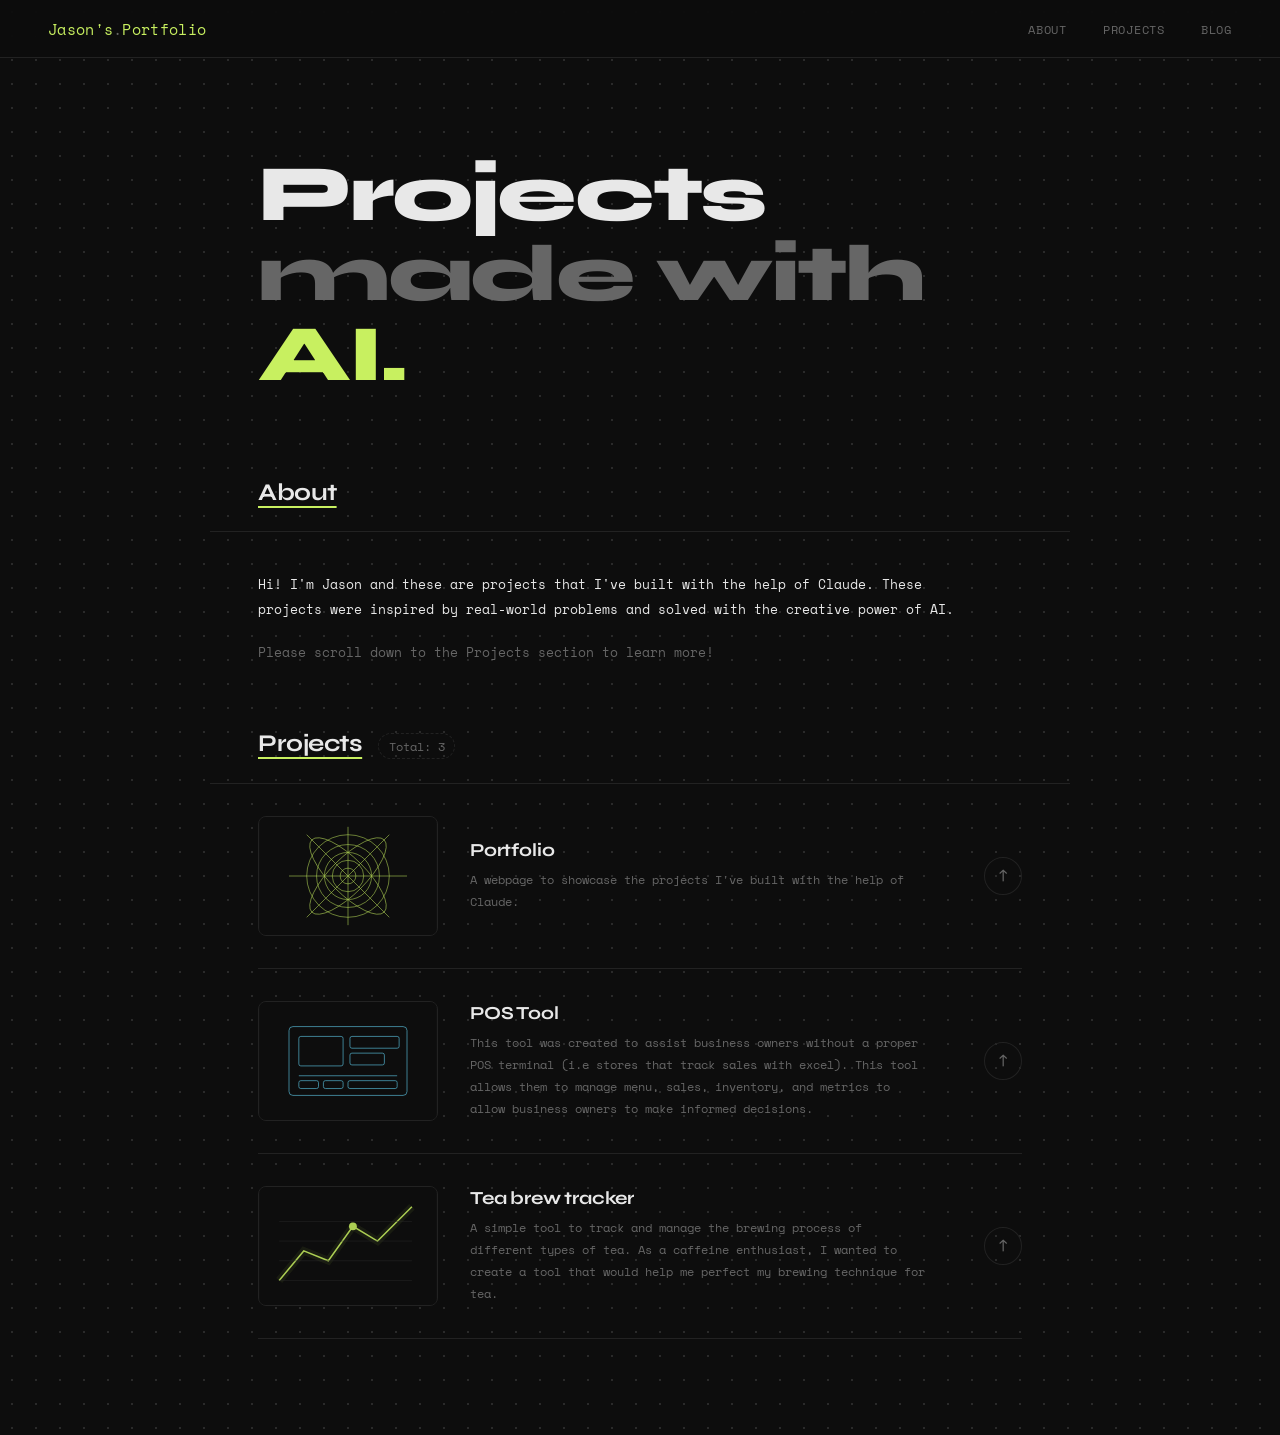
<file: index.html>
<!DOCTYPE html>
<html lang="en">
<head>
  <meta charset="UTF-8"/>
  <meta name="viewport" content="width=device-width, initial-scale=1.0"/>
  <title>Jason's Portfolio</title>
  <link href="https://fonts.googleapis.com/css2?family=Space+Mono:ital,wght@0,400;0,700;1,400&family=Syne:wght@400;600;700;800&display=swap" rel="stylesheet"/>
  <link rel="stylesheet" href="style.css"/>
</head>
<body>

  <!-- NAV -->
  <nav>
    <a href="#" class="nav-logo">Jason's<span>.</span>Portfolio</a>
    <ul class="nav-links">
      <li><a href="#about">About</a></li>
      <li><a href="#projects">Projects</a></li>
      <li><a href="#">Blog</a></li>
    </ul>
  </nav>

  <!-- HERO -->
  <header class="hero">
    <h1>
      Projects<br/>
      <span class="dim">made with</span> <span class="hi">AI.</span>
    </h1>
    </header>

  <!-- ABOUT SECTION -->
  <section class="about-section" id="about">
    <div class="section-header">
      <h2>About</h2>
    </div>
    <div class="about-body">
      <div class="about-text">
        <p>Hi! I'm Jason and these are projects that I've built with the help of Claude. These projects were inspired by real-world problems and solved with the creative power of AI.</p>
        <p>Please scroll down to the Projects section to learn more!</p>
      
      </div>
      <!--<div class="about-stats">
        <div class="stat">
          <span class="stat-number">3</span>
          <span class="stat-label">// projects shipped</span>
        </div>
        <div class="stat">
          <span class="stat-number">1</span>
          <span class="stat-label">// tool used</span>
        </div>
        <div class="stat">
          <span class="stat-number">∞</span>
          <span class="stat-label">// vibes</span>
        </div>
      </div>-->
    </div>
  </section>

  <!-- PROJECTS SECTION HEADER -->
  <div class="section-header" id="projects">
    <h2>Projects</h2>
    <span class="project-count" id="count-badge">Total: 3</span>
  </div>

  <!-- PROJECT LIST -->
  <div class="project-list" id="project-list">

    <!-- Project 1 -->
    <a class="project-row" href="#" target="_blank">
      <div class="project-thumb">
        <svg class="thumb-art" viewBox="0 0 180 120" xmlns="http://www.w3.org/2000/svg">
          <rect width="180" height="120" fill="#0d0d0d"/>
          <g stroke="#c8f060" stroke-width="0.6" fill="none" opacity="0.85">
            <circle cx="90" cy="60" r="8"/>
            <circle cx="90" cy="60" r="16"/>
            <circle cx="90" cy="60" r="24"/>
            <circle cx="90" cy="60" r="32"/>
            <circle cx="90" cy="60" r="42"/>
            <line x1="48" y1="18" x2="132" y2="102"/>
            <line x1="132" y1="18" x2="48" y2="102"/>
            <line x1="30" y1="60" x2="150" y2="60"/>
            <line x1="90" y1="10" x2="90" y2="110"/>
            <ellipse cx="90" cy="60" rx="52" ry="18" transform="rotate(45 90 60)"/>
            <ellipse cx="90" cy="60" rx="52" ry="18" transform="rotate(-45 90 60)"/>
          </g>
        </svg>
      </div>
      <div class="project-body">
        
        <p class="project-title">Portfolio</p>
        <p class="project-desc">A webpage to showcase the projects I've built with the help of Claude.</p>
      </div>
      <div class="project-arrow">↗</div>
    </a>

    <!-- Project 2 -->
    <a class="project-row" href="https://dixilo-lite.github.io/drink-shop-pos/" target="_blank">
      <div class="project-thumb">
        <svg class="thumb-art" viewBox="0 0 180 120" xmlns="http://www.w3.org/2000/svg">
          <rect width="180" height="120" fill="#0d0d0d"/>
          <g stroke="#60d0f0" stroke-width="0.7" fill="none" opacity="0.85">
            <rect x="30" y="25" width="120" height="70" rx="4"/>
            <rect x="40" y="35" width="45" height="30" rx="2"/>
            <rect x="92" y="35" width="50" height="12" rx="2"/>
            <rect x="92" y="52" width="35" height="12" rx="2"/>
            <line x1="40" y1="75" x2="140" y2="75"/>
            <rect x="40" y="80" width="20" height="8" rx="2"/>
            <rect x="65" y="80" width="20" height="8" rx="2"/>
            <rect x="90" y="80" width="50" height="8" rx="2"/>
          </g>
        </svg>
      </div>
      <div class="project-body">
        
        <p class="project-title">POS Tool</p>
        <p class="project-desc">This tool was created to assist business owners without a proper POS terminal (i.e stores that track sales with excel). This tool allows them to manage menu, sales, inventory, and metrics to allow business owners to make informed decisions.</p>
      </div>
      <div class="project-arrow">↗</div>
    </a>

    <!-- Project 3 -->
    <a class="project-row" href="https://dixilo-lite.github.io/gongfu-tea-tracker/" target="_blank">
      <div class="project-thumb">
        <svg class="thumb-art" viewBox="0 0 180 120" xmlns="http://www.w3.org/2000/svg">
          <rect width="180" height="120" fill="#0d0d0d"/>
          <g fill="none" opacity="0.85">
            <polyline points="20,95 45,65 70,75 95,40 120,55 155,20" stroke="#c8f060" stroke-width="1.5"/>
            <polyline points="20,95 45,65 70,75 95,40 120,55 155,20" stroke="#c8f060" stroke-width="8" opacity="0.08"/>
            <line x1="20" y1="95" x2="155" y2="95" stroke="#333" stroke-width="0.5"/>
            <line x1="20" y1="75" x2="155" y2="75" stroke="#333" stroke-width="0.5"/>
            <line x1="20" y1="55" x2="155" y2="55" stroke="#333" stroke-width="0.5"/>
            <line x1="20" y1="35" x2="155" y2="35" stroke="#333" stroke-width="0.5"/>
            <circle cx="95" cy="40" r="4" fill="#c8f060" stroke="none"/>
          </g>
        </svg>
      </div>
      <div class="project-body">
        <p class="project-title">Tea brew tracker</p>
        <p class="project-desc">A simple tool to track and manage the brewing process of different types of tea. As a caffeine enthusiast, I wanted to create a tool that would help me perfect my brewing technique for tea.</p>
      </div>
      <div class="project-arrow">↗</div>
    </a>

  </div>

  <!-- FOOTER -->
 <!-- <footer>
    <p class="footer-left">vibe<strong>.coded</strong> · all projects built with Claude</p>
    <p class="footer-claude">// claude.ai</p>
  </footer>-->


</body>
</html>
</file>
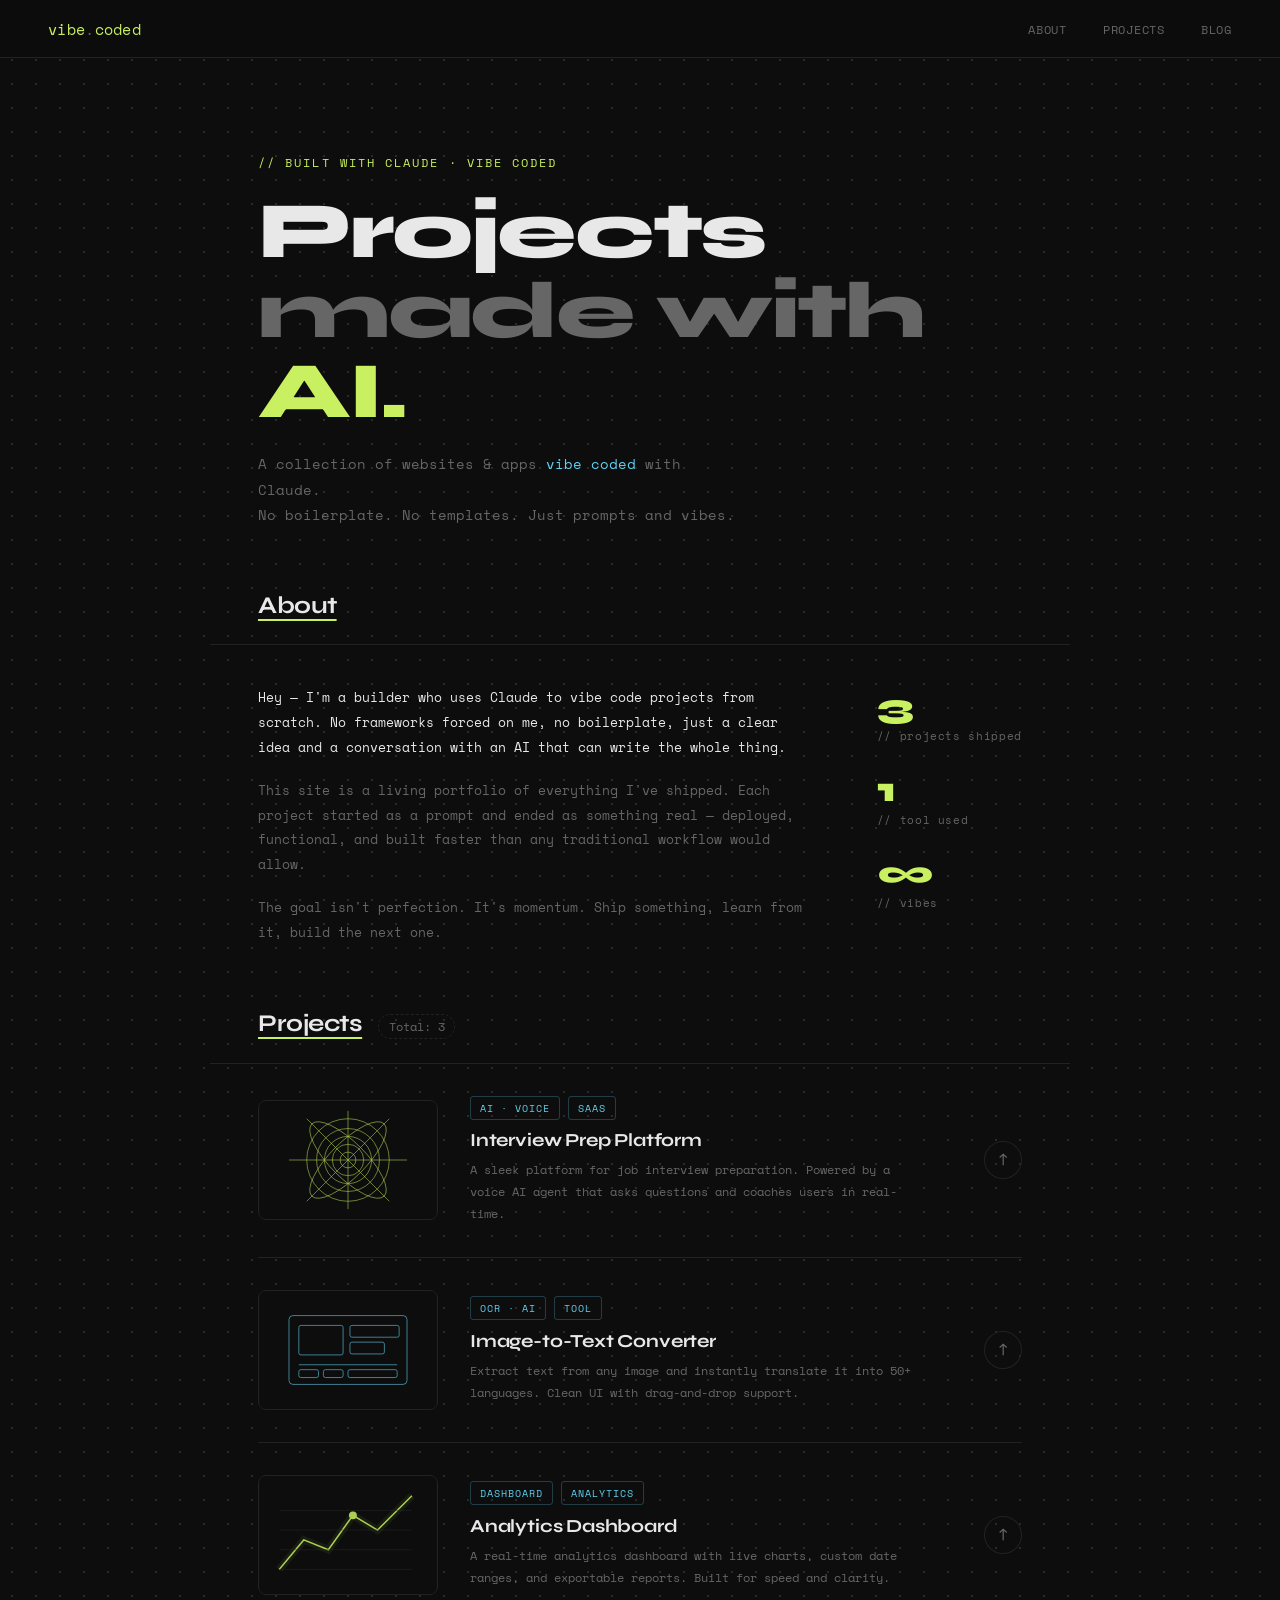
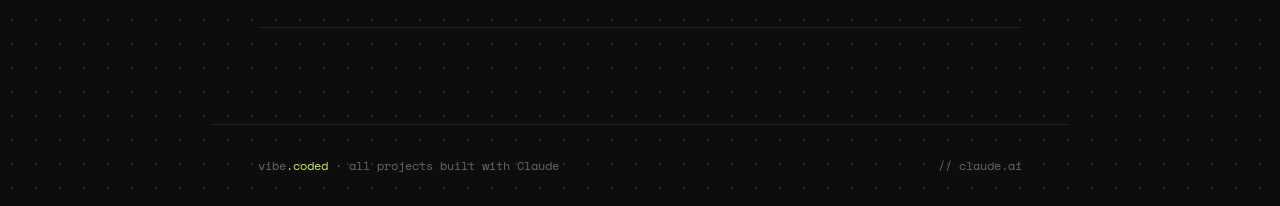
<file: vibe-projects.html>
<!DOCTYPE html>
<html lang="en">
<head>
  <meta charset="UTF-8"/>
  <meta name="viewport" content="width=device-width, initial-scale=1.0"/>
  <title>Vibe Coded — Projects by Claude</title>
  <link href="https://fonts.googleapis.com/css2?family=Space+Mono:ital,wght@0,400;0,700;1,400&family=Syne:wght@400;600;700;800&display=swap" rel="stylesheet"/>
  <link rel="stylesheet" href="style.css"/>
</head>
<body>

  <!-- NAV -->
  <nav>
    <a href="#" class="nav-logo">vibe<span>.</span>coded</a>
    <ul class="nav-links">
      <li><a href="#about">About</a></li>
      <li><a href="#projects">Projects</a></li>
      <li><a href="#">Blog</a></li>
    </ul>
  </nav>

  <!-- HERO -->
  <header class="hero">
    <p class="hero-eyebrow">// built with claude · vibe coded</p>
    <h1>
      Projects<br/>
      <span class="dim">made with</span> <span class="hi">AI.</span>
    </h1>
    <p class="hero-sub">
      A collection of websites &amp; apps <strong>vibe coded</strong> with Claude.<br/>
      No boilerplate. No templates. Just prompts and vibes.
    </p>
  </header>

  <!-- ABOUT SECTION -->
  <section class="about-section" id="about">
    <div class="section-header">
      <h2>About</h2>
    </div>
    <div class="about-body">
      <div class="about-text">
        <p>Hey — I'm a builder who uses Claude to vibe code projects from scratch. No frameworks forced on me, no boilerplate, just a clear idea and a conversation with an AI that can write the whole thing.</p>
        <p>This site is a living portfolio of everything I've shipped. Each project started as a prompt and ended as something real — deployed, functional, and built faster than any traditional workflow would allow.</p>
        <p>The goal isn't perfection. It's momentum. Ship something, learn from it, build the next one.</p>
      </div>
      <div class="about-stats">
        <div class="stat">
          <span class="stat-number">3</span>
          <span class="stat-label">// projects shipped</span>
        </div>
        <div class="stat">
          <span class="stat-number">1</span>
          <span class="stat-label">// tool used</span>
        </div>
        <div class="stat">
          <span class="stat-number">∞</span>
          <span class="stat-label">// vibes</span>
        </div>
      </div>
    </div>
  </section>

  <!-- PROJECTS SECTION HEADER -->
  <div class="section-header" id="projects">
    <h2>Projects</h2>
    <span class="project-count" id="count-badge">Total: 3</span>
  </div>

  <!-- PROJECT LIST -->
  <div class="project-list" id="project-list">

    <!-- Project 1 -->
    <a class="project-row" href="#" target="_blank">
      <div class="project-thumb">
        <svg class="thumb-art" viewBox="0 0 180 120" xmlns="http://www.w3.org/2000/svg">
          <rect width="180" height="120" fill="#0d0d0d"/>
          <g stroke="#c8f060" stroke-width="0.6" fill="none" opacity="0.85">
            <circle cx="90" cy="60" r="8"/>
            <circle cx="90" cy="60" r="16"/>
            <circle cx="90" cy="60" r="24"/>
            <circle cx="90" cy="60" r="32"/>
            <circle cx="90" cy="60" r="42"/>
            <line x1="48" y1="18" x2="132" y2="102"/>
            <line x1="132" y1="18" x2="48" y2="102"/>
            <line x1="30" y1="60" x2="150" y2="60"/>
            <line x1="90" y1="10" x2="90" y2="110"/>
            <ellipse cx="90" cy="60" rx="52" ry="18" transform="rotate(45 90 60)"/>
            <ellipse cx="90" cy="60" rx="52" ry="18" transform="rotate(-45 90 60)"/>
          </g>
        </svg>
      </div>
      <div class="project-body">
        <div class="project-tags">
          <span class="tag">AI · Voice</span>
          <span class="tag">SaaS</span>
        </div>
        <p class="project-title">Interview Prep Platform</p>
        <p class="project-desc">A sleek platform for job interview preparation. Powered by a voice AI agent that asks questions and coaches users in real-time.</p>
      </div>
      <div class="project-arrow">↗</div>
    </a>

    <!-- Project 2 -->
    <a class="project-row" href="#" target="_blank">
      <div class="project-thumb">
        <svg class="thumb-art" viewBox="0 0 180 120" xmlns="http://www.w3.org/2000/svg">
          <rect width="180" height="120" fill="#0d0d0d"/>
          <g stroke="#60d0f0" stroke-width="0.7" fill="none" opacity="0.85">
            <rect x="30" y="25" width="120" height="70" rx="4"/>
            <rect x="40" y="35" width="45" height="30" rx="2"/>
            <rect x="92" y="35" width="50" height="12" rx="2"/>
            <rect x="92" y="52" width="35" height="12" rx="2"/>
            <line x1="40" y1="75" x2="140" y2="75"/>
            <rect x="40" y="80" width="20" height="8" rx="2"/>
            <rect x="65" y="80" width="20" height="8" rx="2"/>
            <rect x="90" y="80" width="50" height="8" rx="2"/>
          </g>
        </svg>
      </div>
      <div class="project-body">
        <div class="project-tags">
          <span class="tag">OCR · AI</span>
          <span class="tag">Tool</span>
        </div>
        <p class="project-title">Image-to-Text Converter</p>
        <p class="project-desc">Extract text from any image and instantly translate it into 50+ languages. Clean UI with drag-and-drop support.</p>
      </div>
      <div class="project-arrow">↗</div>
    </a>

    <!-- Project 3 -->
    <a class="project-row" href="#" target="_blank">
      <div class="project-thumb">
        <svg class="thumb-art" viewBox="0 0 180 120" xmlns="http://www.w3.org/2000/svg">
          <rect width="180" height="120" fill="#0d0d0d"/>
          <g fill="none" opacity="0.85">
            <polyline points="20,95 45,65 70,75 95,40 120,55 155,20" stroke="#c8f060" stroke-width="1.5"/>
            <polyline points="20,95 45,65 70,75 95,40 120,55 155,20" stroke="#c8f060" stroke-width="8" opacity="0.08"/>
            <line x1="20" y1="95" x2="155" y2="95" stroke="#333" stroke-width="0.5"/>
            <line x1="20" y1="75" x2="155" y2="75" stroke="#333" stroke-width="0.5"/>
            <line x1="20" y1="55" x2="155" y2="55" stroke="#333" stroke-width="0.5"/>
            <line x1="20" y1="35" x2="155" y2="35" stroke="#333" stroke-width="0.5"/>
            <circle cx="95" cy="40" r="4" fill="#c8f060" stroke="none"/>
          </g>
        </svg>
      </div>
      <div class="project-body">
        <div class="project-tags">
          <span class="tag">Dashboard</span>
          <span class="tag">Analytics</span>
        </div>
        <p class="project-title">Analytics Dashboard</p>
        <p class="project-desc">A real-time analytics dashboard with live charts, custom date ranges, and exportable reports. Built for speed and clarity.</p>
      </div>
      <div class="project-arrow">↗</div>
    </a>

  </div>

  <!-- FOOTER -->
  <footer>
    <p class="footer-left">vibe<strong>.coded</strong> · all projects built with Claude</p>
    <p class="footer-claude">// claude.ai</p>
  </footer>


</body>
</html>
</file>
<file: style.css>
*, *::before, *::after { box-sizing: border-box; margin: 0; padding: 0; }

:root {
  --bg: #0d0d0d;
  --surface: #141414;
  --border: #222;
  --text: #e8e8e8;
  --muted: #666;
  --accent: #c8f060;
  --accent2: #60d0f0;
  --mono: 'Space Mono', monospace;
  --sans: 'Syne', sans-serif;
}

html { scroll-behavior: smooth; }

body {
  font-family: var(--sans);
  background: var(--bg);
  color: var(--text);
  min-height: 100vh;
  -webkit-font-smoothing: antialiased;
  background-image: radial-gradient(circle, #2a2a2a 1px, transparent 1px);
  background-size: 24px 24px;
}

/* ── NAV ── */
nav {
  position: sticky;
  top: 0;
  z-index: 100;
  display: flex;
  justify-content: space-between;
  align-items: center;
  padding: 1.1rem 3rem;
  background: rgba(13,13,13,0.88);
  backdrop-filter: blur(16px);
  border-bottom: 1px solid var(--border);
}

.nav-logo {
  font-family: var(--mono);
  font-size: 0.95rem;
  color: var(--accent);
  text-decoration: none;
  letter-spacing: 0.02em;
}

.nav-logo span { color: var(--muted); }

.nav-links {
  display: flex;
  gap: 2.25rem;
  list-style: none;
}

.nav-links a {
  font-family: var(--mono);
  font-size: 0.78rem;
  color: var(--muted);
  text-decoration: none;
  letter-spacing: 0.06em;
  text-transform: uppercase;
  transition: color 0.2s;
}

.nav-links a:hover { color: var(--text); }
.nav-links a.active { color: var(--accent); }

/* ── HERO ── */
.hero {
  max-width: 860px;
  margin: 0 auto;
  padding: 6rem 3rem 4rem;
  opacity: 0;
  animation: fadeUp 0.8s ease 0.1s forwards;
}

.hero-eyebrow {
  font-family: var(--mono);
  font-size: 0.72rem;
  letter-spacing: 0.18em;
  text-transform: uppercase;
  color: var(--accent);
  margin-bottom: 1.25rem;
}

.hero h1 {
  font-family: var(--sans);
  font-size: clamp(2.6rem, 7vw, 5rem);
  font-weight: 800;
  line-height: 1.0;
  letter-spacing: -0.03em;
  margin-bottom: 1.25rem;
}

.hero h1 .dim { color: var(--muted); }
.hero h1 .hi { color: var(--accent); }

.hero-sub {
  font-family: var(--mono);
  font-size: 0.88rem;
  color: var(--muted);
  line-height: 1.8;
  max-width: 480px;
}

.hero-sub strong { color: var(--accent2); font-weight: 400; }

/* ── SECTION HEADER ── */
.section-header {
  max-width: 860px;
  margin: 0 auto;
  padding: 0 3rem 1.5rem;
  display: flex;
  align-items: baseline;
  gap: 1rem;
  border-bottom: 1px solid var(--border);
  opacity: 0;
  animation: fadeUp 0.8s ease 0.3s forwards;
}

.section-header h2 {
  font-family: var(--sans);
  font-size: 1.5rem;
  font-weight: 700;
  letter-spacing: -0.02em;
  text-decoration: underline;
  text-underline-offset: 6px;
  text-decoration-color: var(--accent);
}

.project-count {
  font-family: var(--mono);
  font-size: 0.72rem;
  color: var(--muted);
  border: 1px dashed var(--border);
  padding: 0.2rem 0.6rem;
  border-radius: 100px;
}

/* ── PROJECT LIST ── */
.project-list {
  max-width: 860px;
  margin: 0 auto;
  padding: 0 3rem 6rem;
}

.project-row {
  display: grid;
  grid-template-columns: 180px 1fr auto;
  gap: 2rem;
  align-items: center;
  padding: 2rem 0;
  border-bottom: 1px solid var(--border);
  opacity: 0;
  animation: fadeUp 0.7s ease forwards;
  text-decoration: none;
  color: inherit;
  transition: background 0.2s;
  cursor: pointer;
  position: relative;
}

.project-row:nth-child(1) { animation-delay: 0.4s; }
.project-row:nth-child(2) { animation-delay: 0.5s; }
.project-row:nth-child(3) { animation-delay: 0.6s; }
.project-row:nth-child(4) { animation-delay: 0.7s; }
.project-row:nth-child(5) { animation-delay: 0.8s; }

.project-row:hover .project-thumb { border-color: var(--accent); }
.project-row:hover .project-arrow { background: var(--accent); color: #000; transform: rotate(0deg); }
.project-row:hover .project-title { color: var(--accent); }

/* ── THUMBNAIL ── */
.project-thumb {
  width: 180px;
  height: 120px;
  border-radius: 8px;
  border: 1px solid var(--border);
  overflow: hidden;
  background: var(--surface);
  flex-shrink: 0;
  transition: border-color 0.25s;
  display: flex;
  align-items: center;
  justify-content: center;
  position: relative;
}

.thumb-art {
  width: 100%;
  height: 100%;
}

/* ── PROJECT BODY ── */
.project-tags {
  display: flex;
  gap: 0.5rem;
  flex-wrap: wrap;
  margin-bottom: 0.6rem;
}

.tag {
  font-family: var(--mono);
  font-size: 0.65rem;
  letter-spacing: 0.1em;
  text-transform: uppercase;
  color: var(--accent2);
  border: 1px solid rgba(96, 208, 240, 0.25);
  padding: 0.18rem 0.55rem;
  border-radius: 3px;
}

.project-title {
  font-family: var(--sans);
  font-size: 1.15rem;
  font-weight: 700;
  letter-spacing: -0.01em;
  margin-bottom: 0.5rem;
  transition: color 0.2s;
}

.project-desc {
  font-family: var(--mono);
  font-size: 0.78rem;
  color: var(--muted);
  line-height: 1.75;
  max-width: 460px;
}

/* ── ARROW ── */
.project-arrow {
  width: 38px;
  height: 38px;
  border-radius: 50%;
  border: 1px solid var(--border);
  display: flex;
  align-items: center;
  justify-content: center;
  font-size: 1rem;
  color: var(--muted);
  flex-shrink: 0;
  transition: background 0.2s, color 0.2s, transform 0.2s;
  transform: rotate(-45deg);
}

/* ── ABOUT ── */
.about-section {
  max-width: 860px;
  margin: 0 auto;
  opacity: 0;
  animation: fadeUp 0.8s ease 0.2s forwards;
}

.about-section .section-header {
  animation: none;
  opacity: 1;
}

.about-body {
  display: grid;
  grid-template-columns: 1fr auto;
  gap: 4rem;
  align-items: start;
  padding: 2.5rem 3rem 4rem;
}

.about-text {
  display: flex;
  flex-direction: column;
  gap: 1.1rem;
}

.about-text p {
  font-family: var(--mono);
  font-size: 0.82rem;
  color: var(--muted);
  line-height: 1.9;
}

.about-text p:first-child {
  color: var(--text);
}

.about-stats {
  display: flex;
  flex-direction: column;
  gap: 1.75rem;
  padding-top: 0.25rem;
  flex-shrink: 0;
}

.stat {
  display: flex;
  flex-direction: column;
  gap: 0.25rem;
}

.stat-number {
  font-family: var(--sans);
  font-size: 2.2rem;
  font-weight: 800;
  color: var(--accent);
  letter-spacing: -0.03em;
  line-height: 1;
}

.stat-label {
  font-family: var(--mono);
  font-size: 0.68rem;
  color: var(--muted);
  letter-spacing: 0.06em;
}

/* ── FOOTER ── */
footer {
  border-top: 1px solid var(--border);
  padding: 2rem 3rem;
  max-width: 860px;
  margin: 0 auto;
  display: flex;
  justify-content: space-between;
  align-items: center;
}

.footer-left {
  font-family: var(--mono);
  font-size: 0.72rem;
  color: var(--muted);
}

.footer-left strong { color: var(--accent); font-weight: 400; }

.footer-claude {
  font-family: var(--mono);
  font-size: 0.72rem;
  color: var(--muted);
}

/* ── ANIMATIONS ── */
@keyframes fadeUp {
  from { opacity: 0; transform: translateY(20px); }
  to   { opacity: 1; transform: translateY(0); }
}

/* ── RESPONSIVE ── */
@media (max-width: 640px) {
  nav { padding: 1rem 1.25rem; }
  .nav-links { display: none; }
  .hero, .section-header, .project-list, .about-body, footer { padding-left: 1.25rem; padding-right: 1.25rem; }
  .about-body { grid-template-columns: 1fr; gap: 2rem; }
  .about-stats { flex-direction: row; gap: 2rem; }
  .project-row { grid-template-columns: 100px 1fr auto; gap: 1rem; }
  .project-thumb { width: 100px; height: 70px; }
}
</file>
